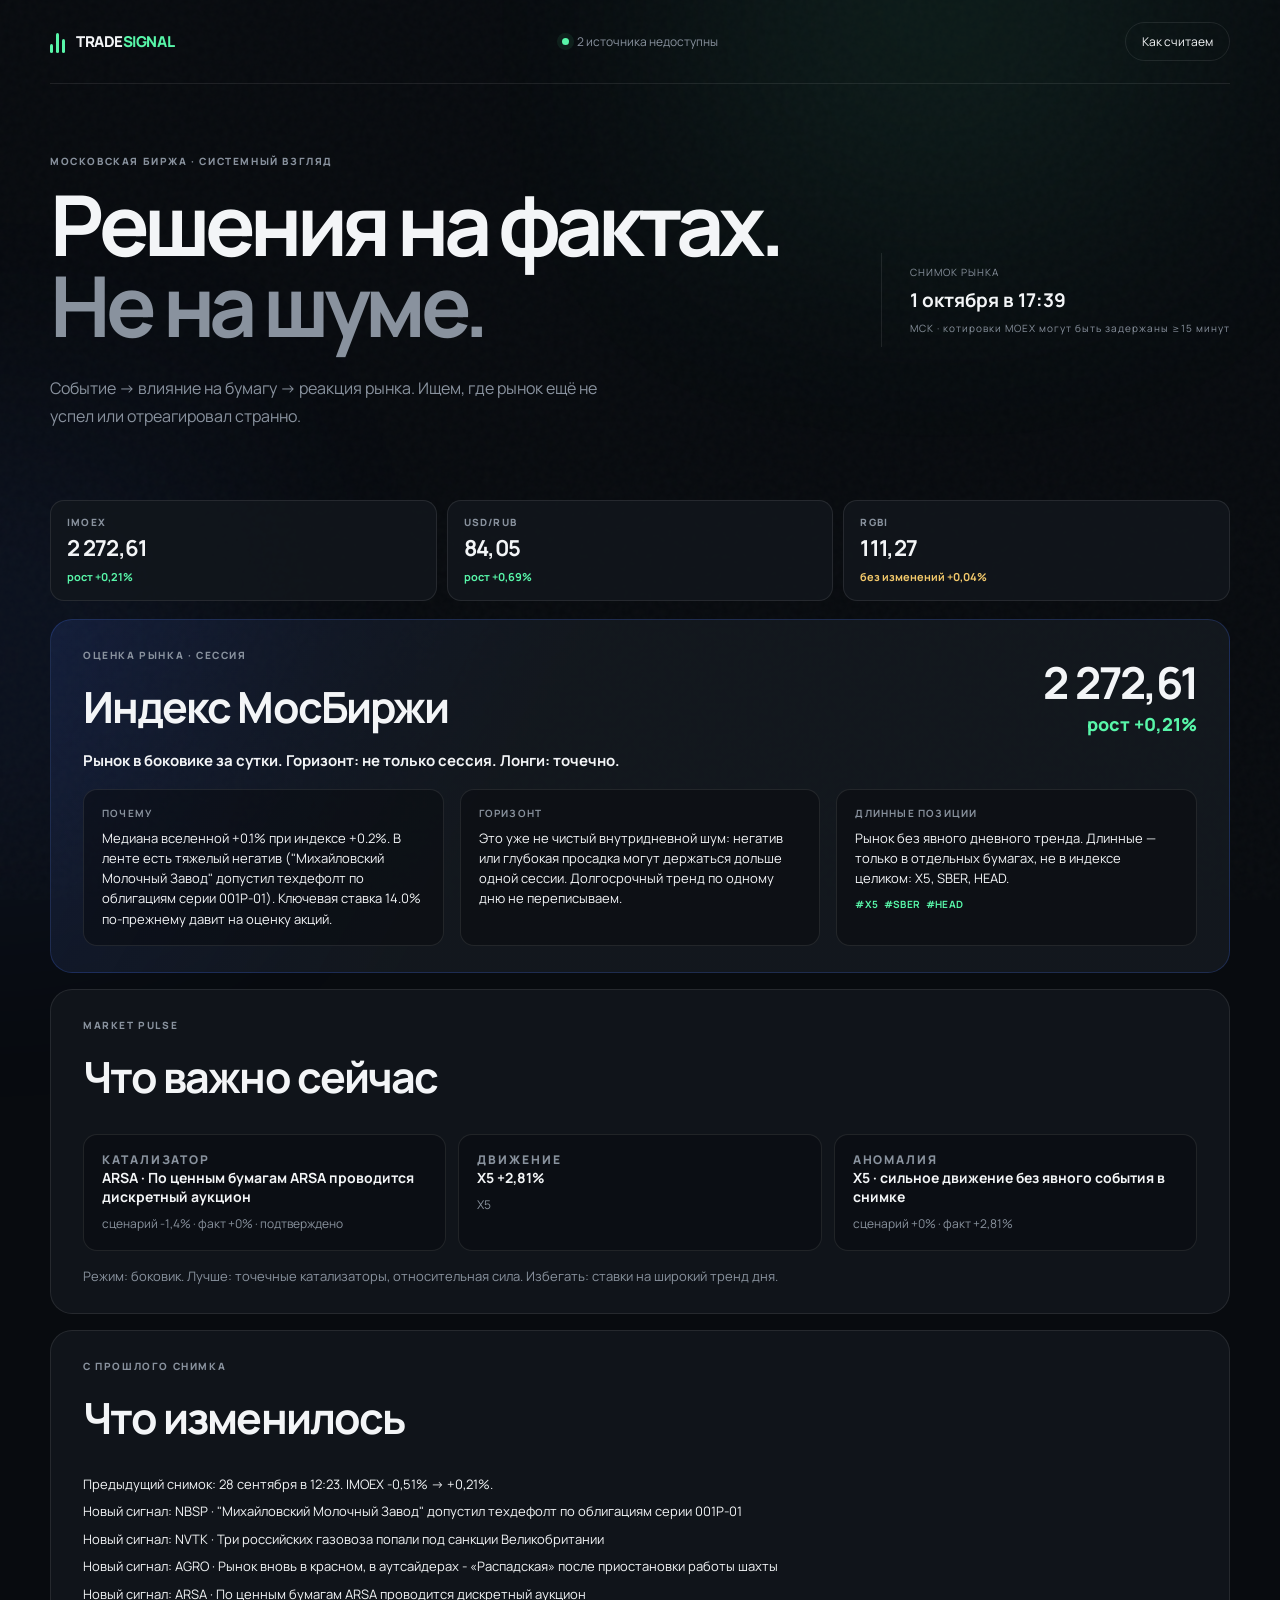
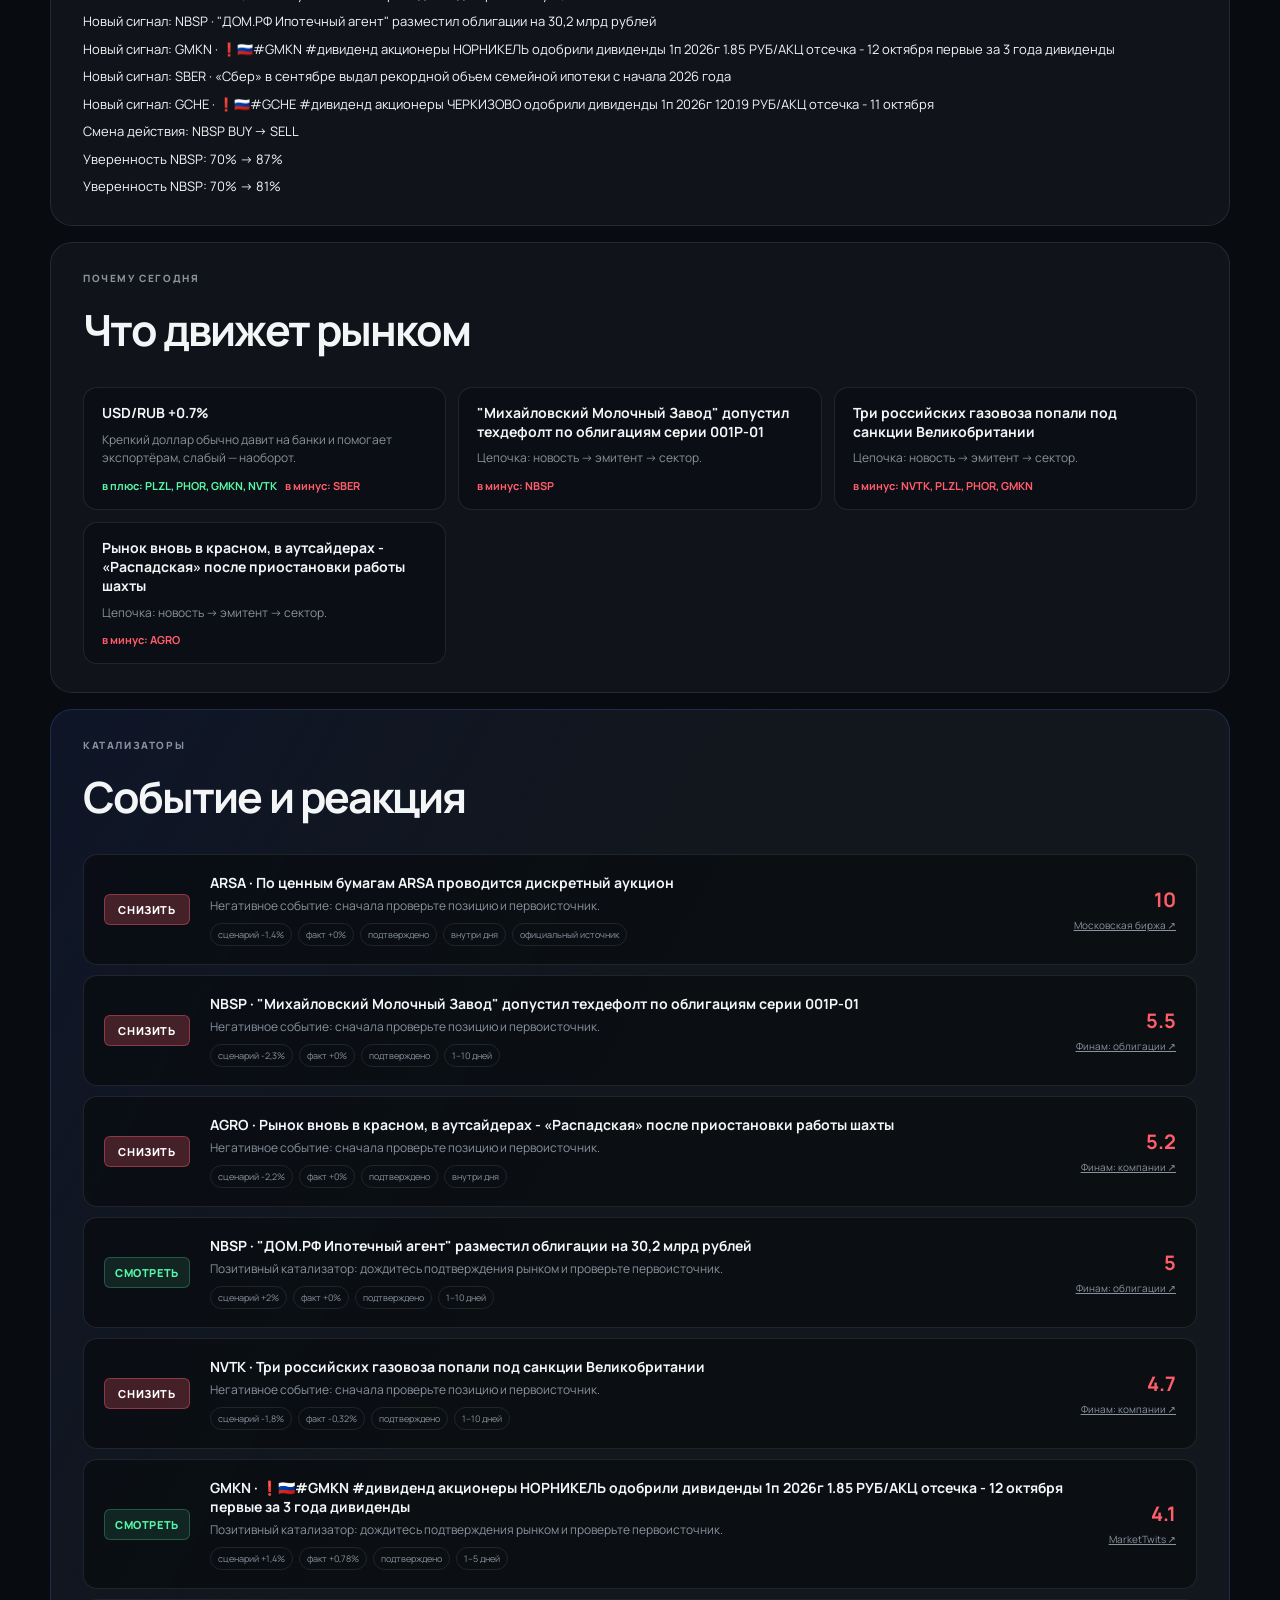
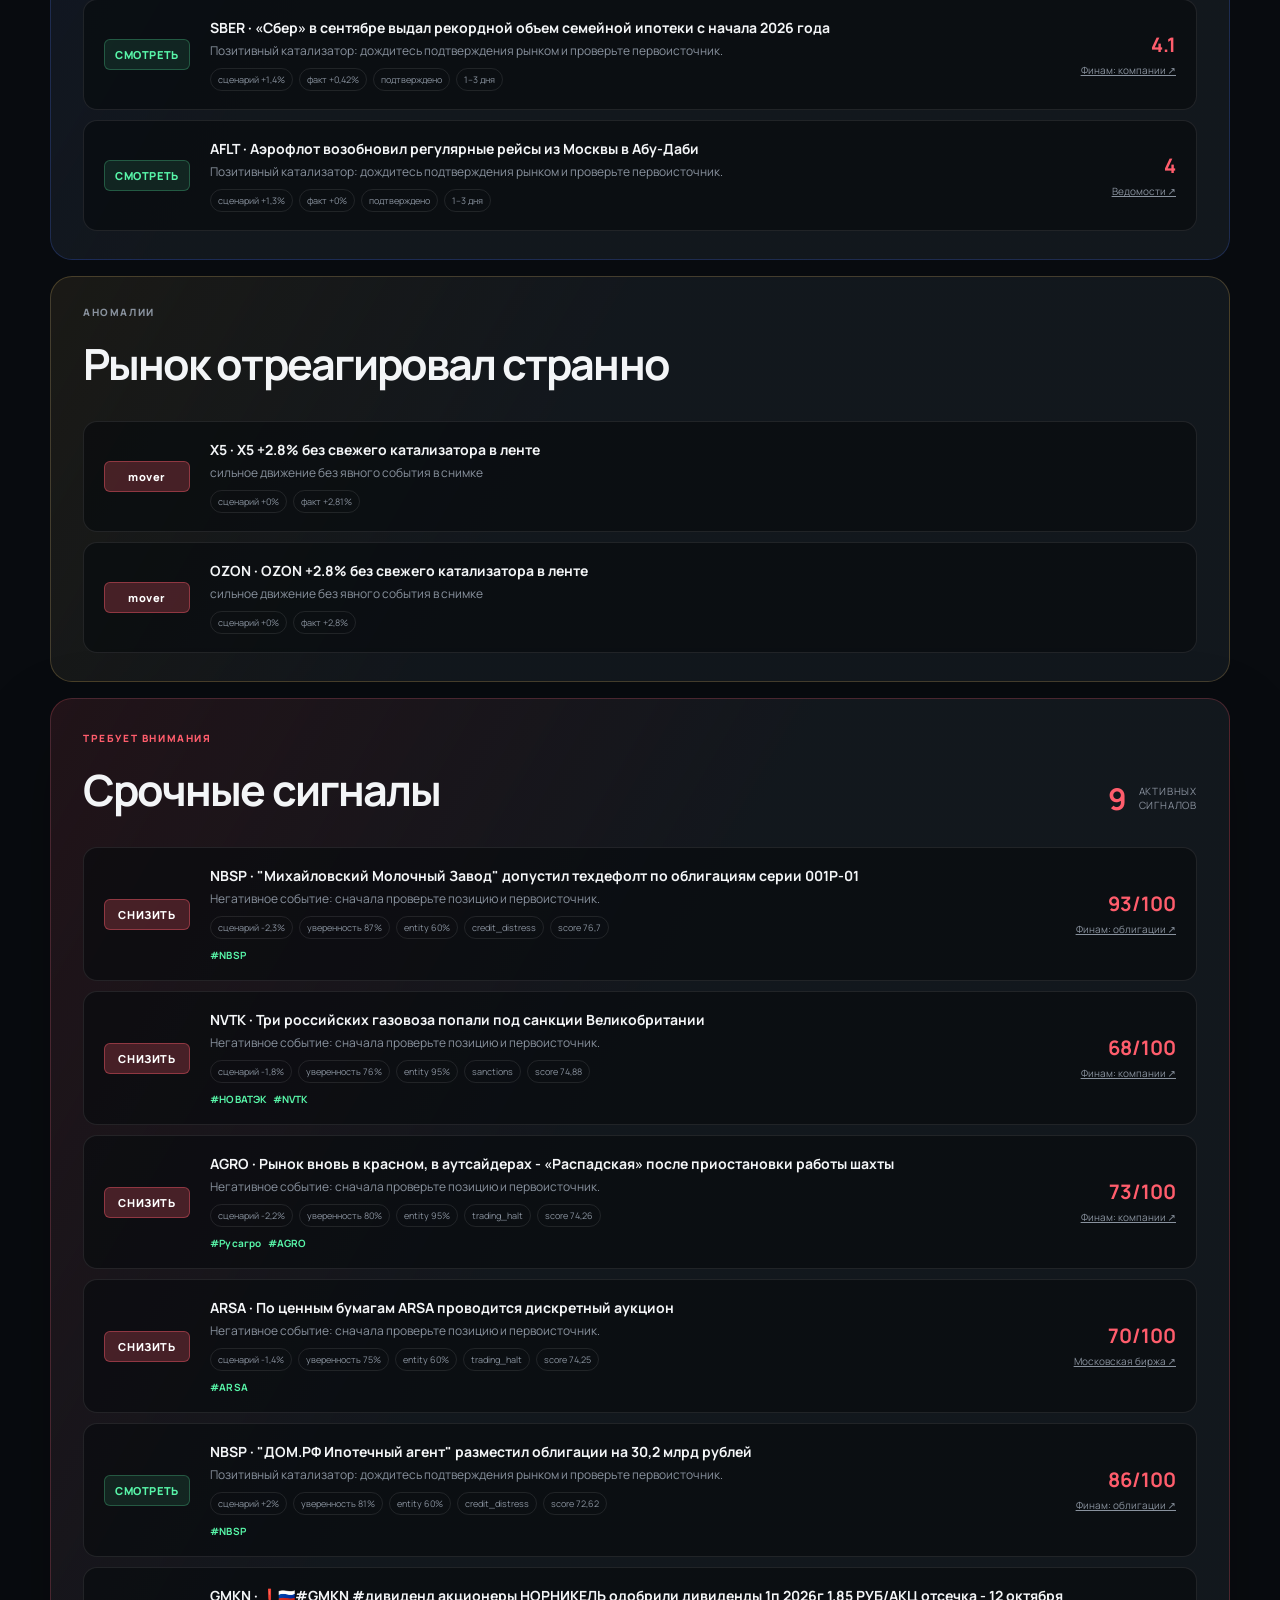
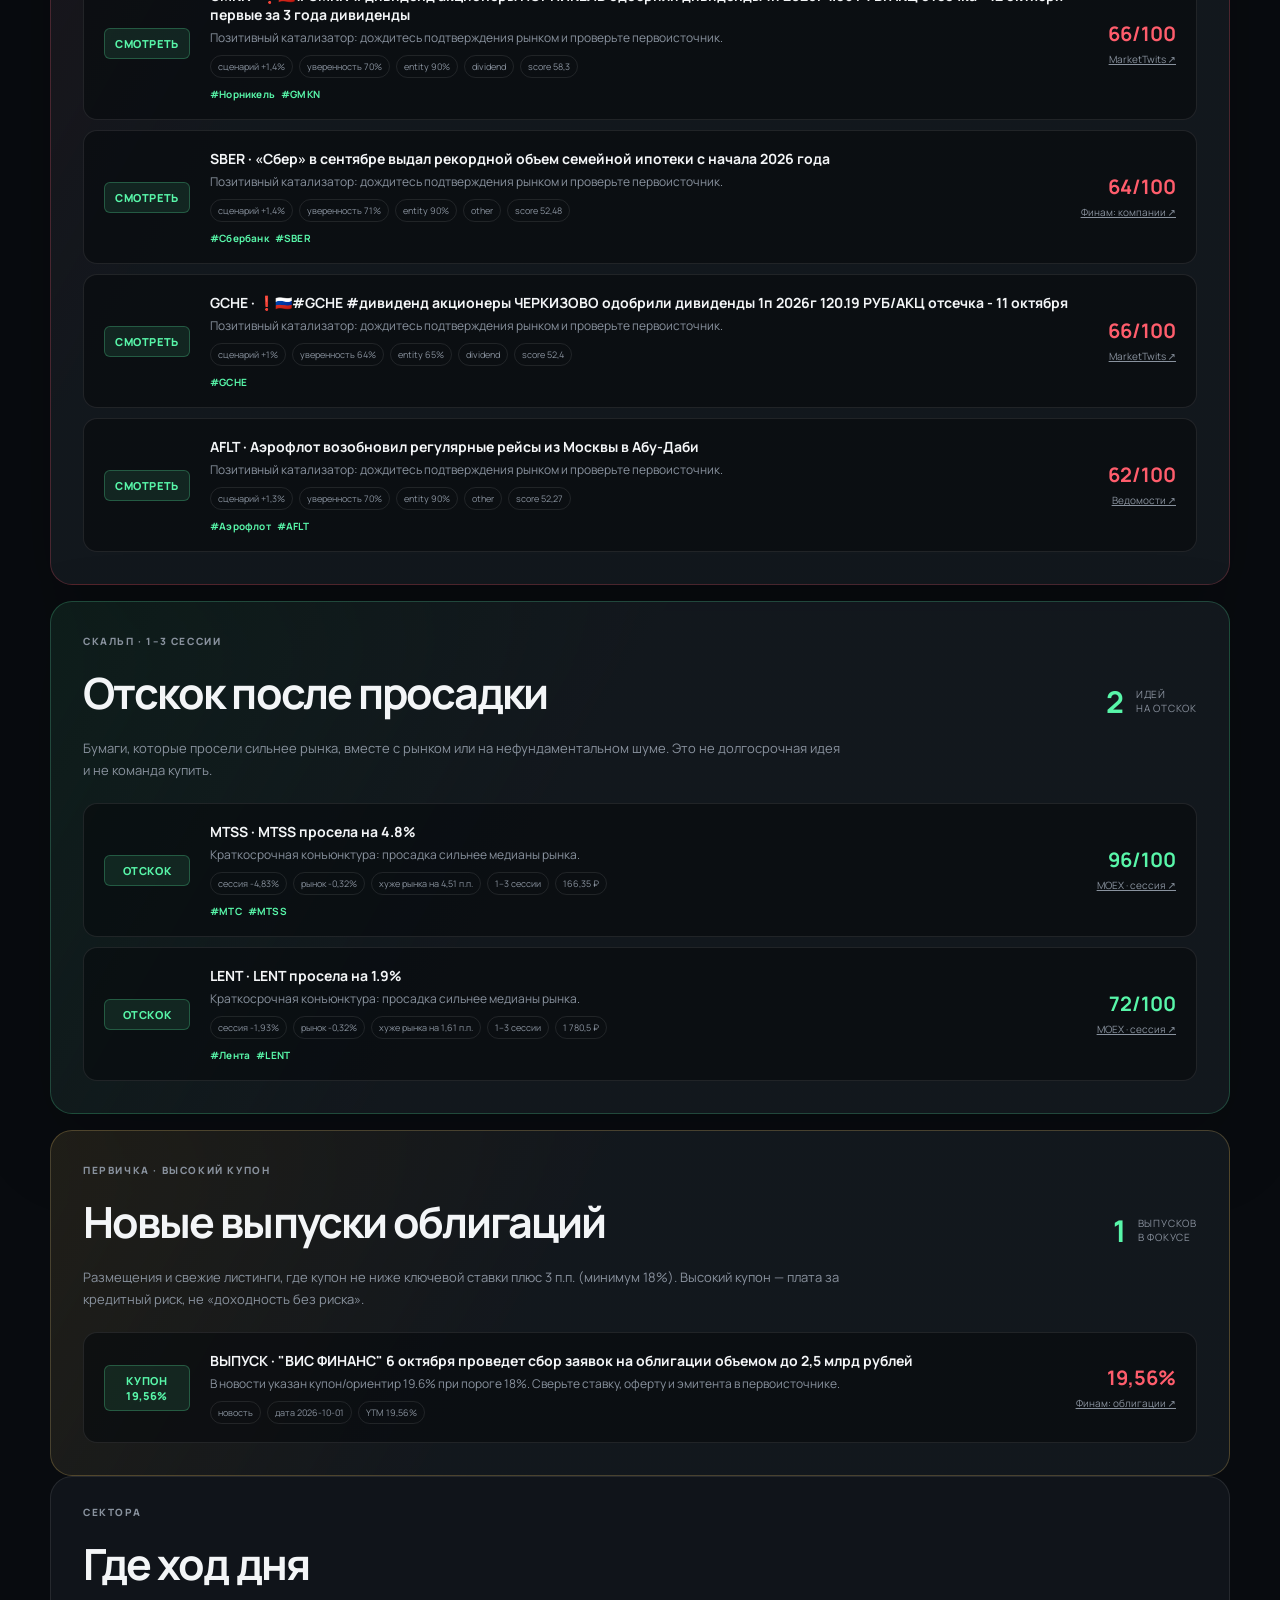
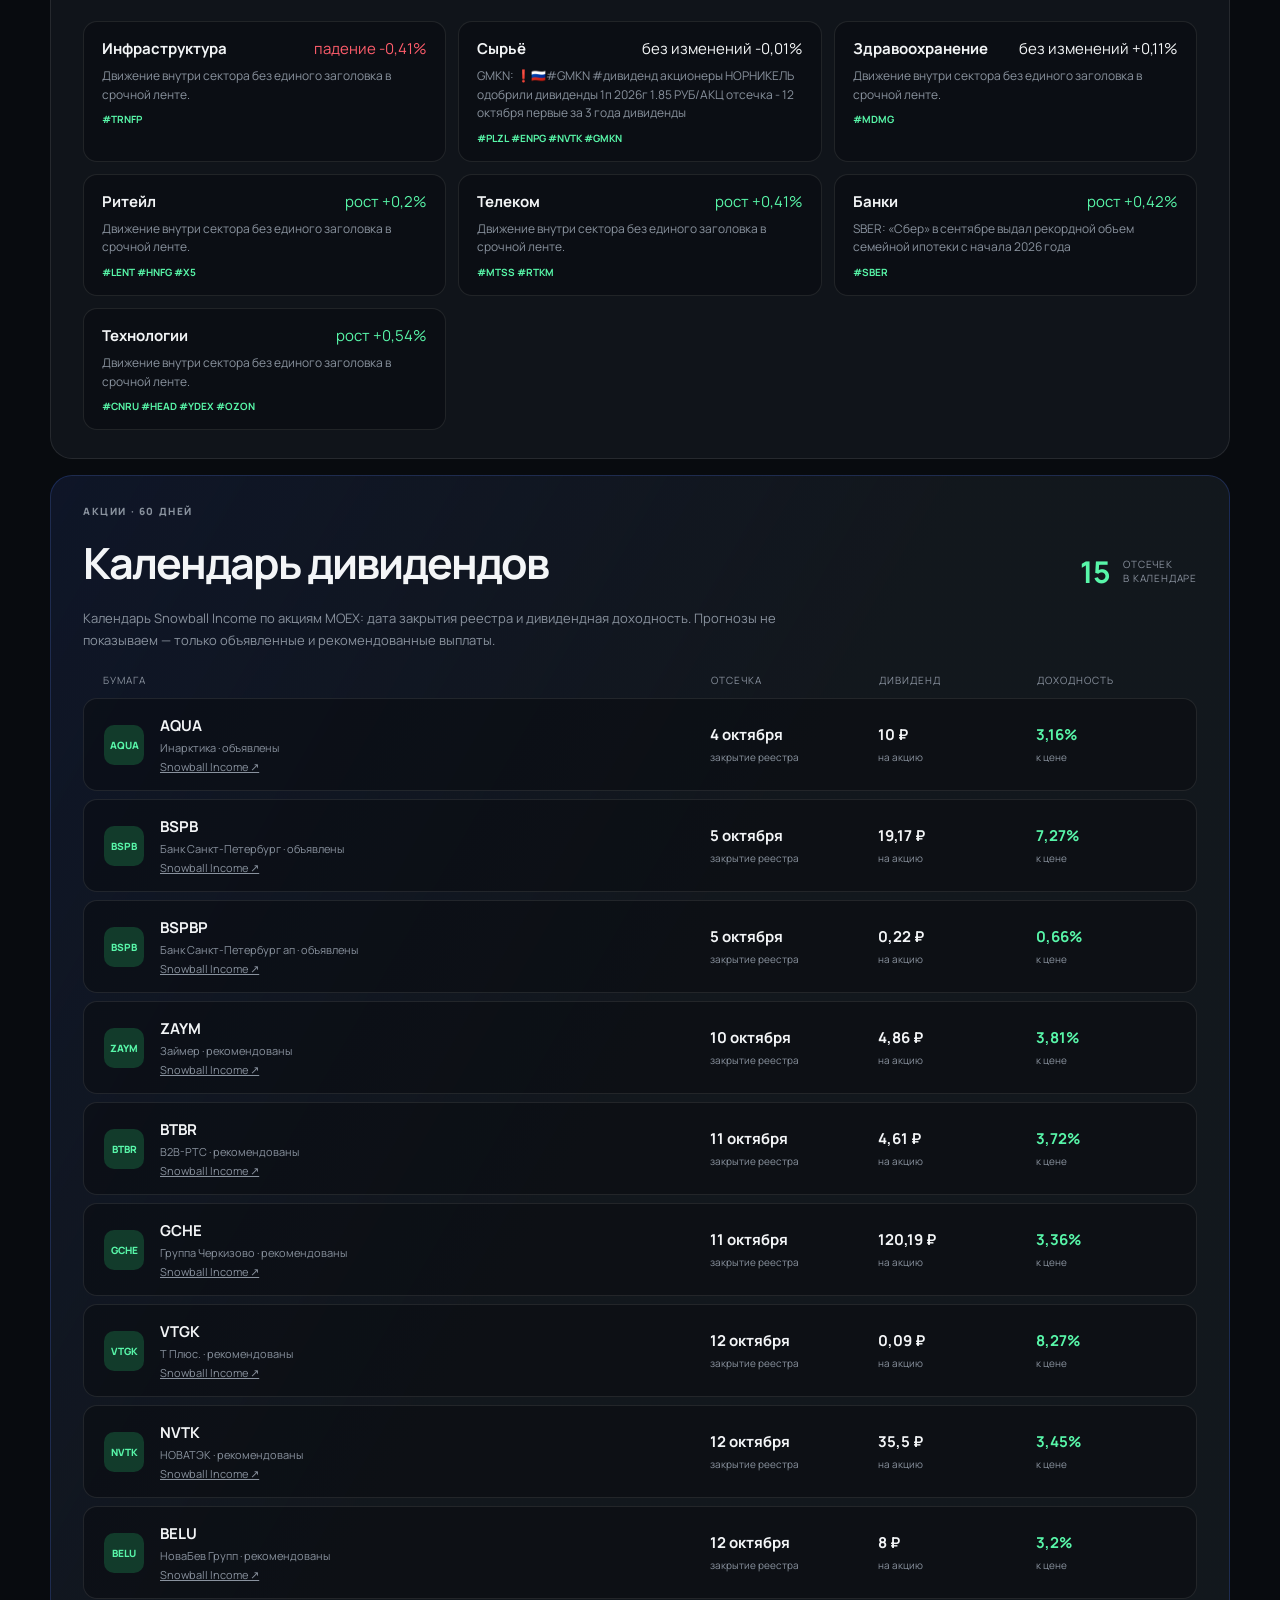
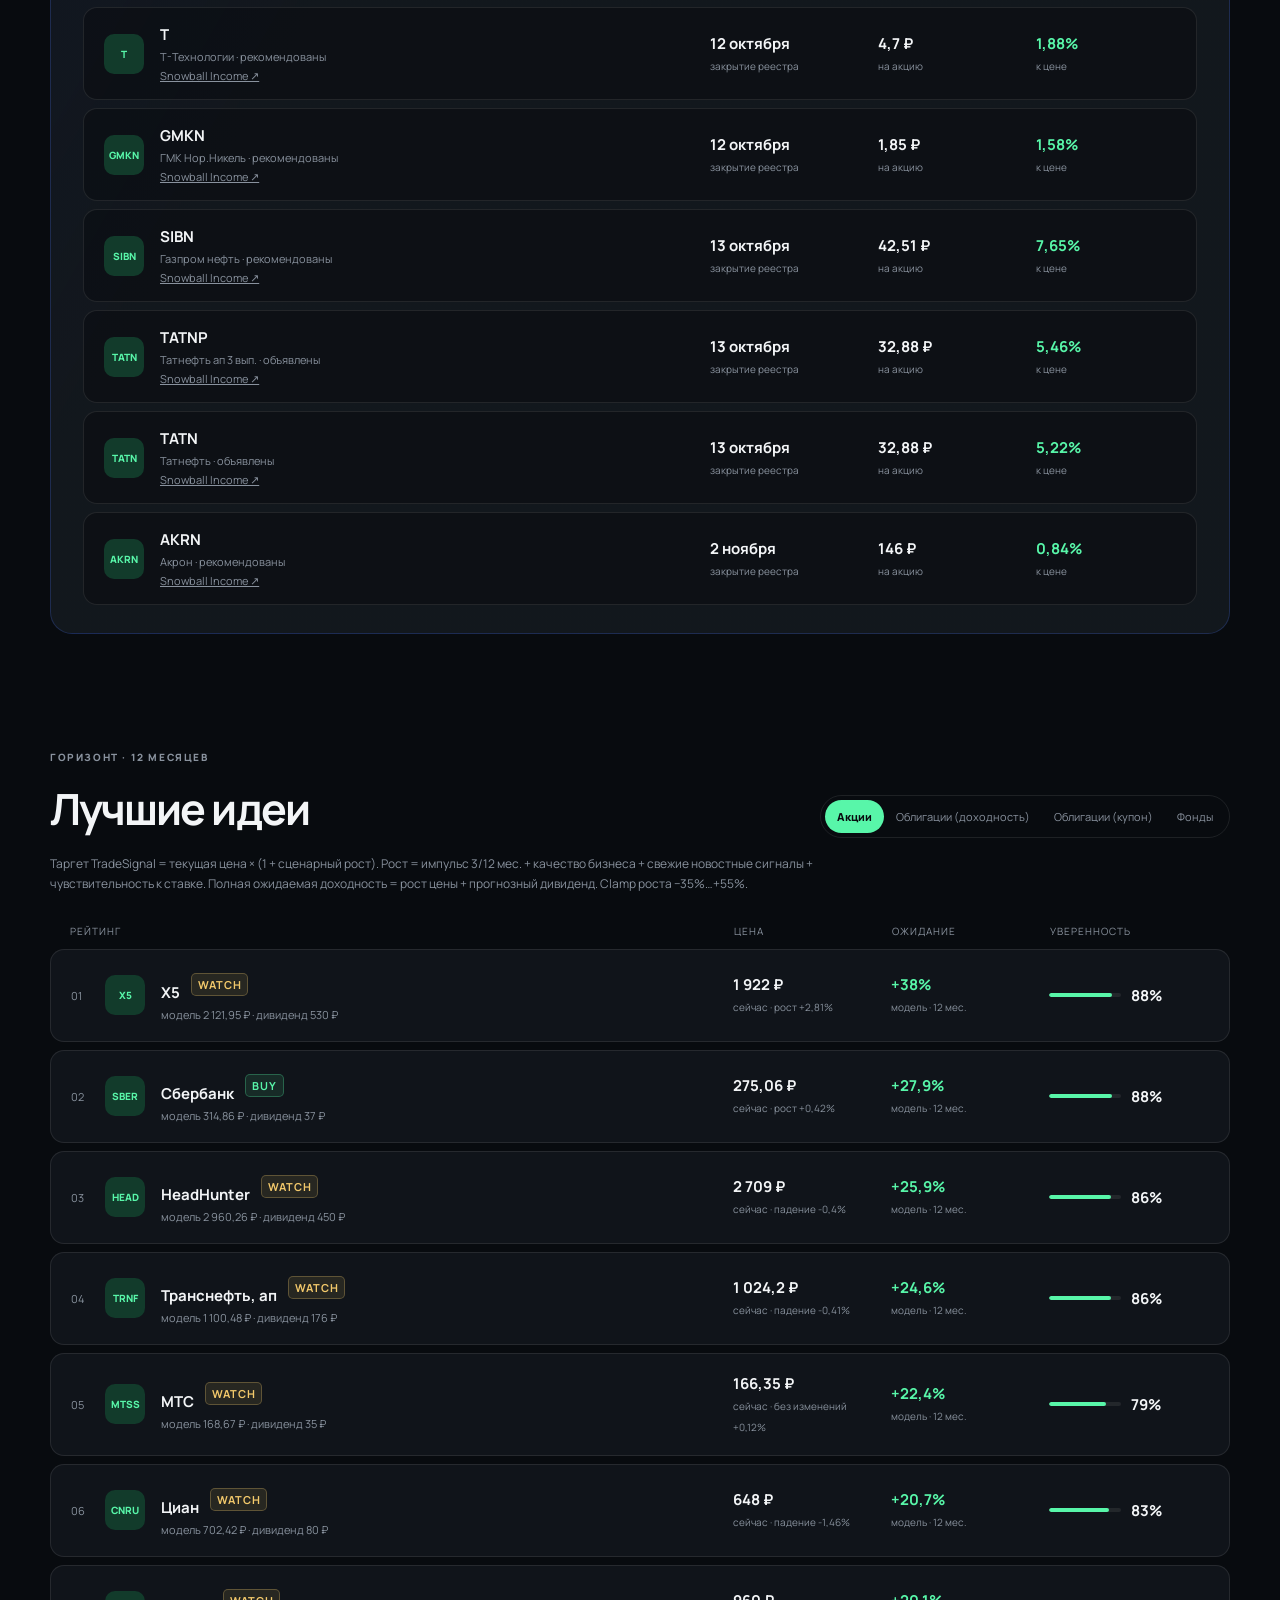
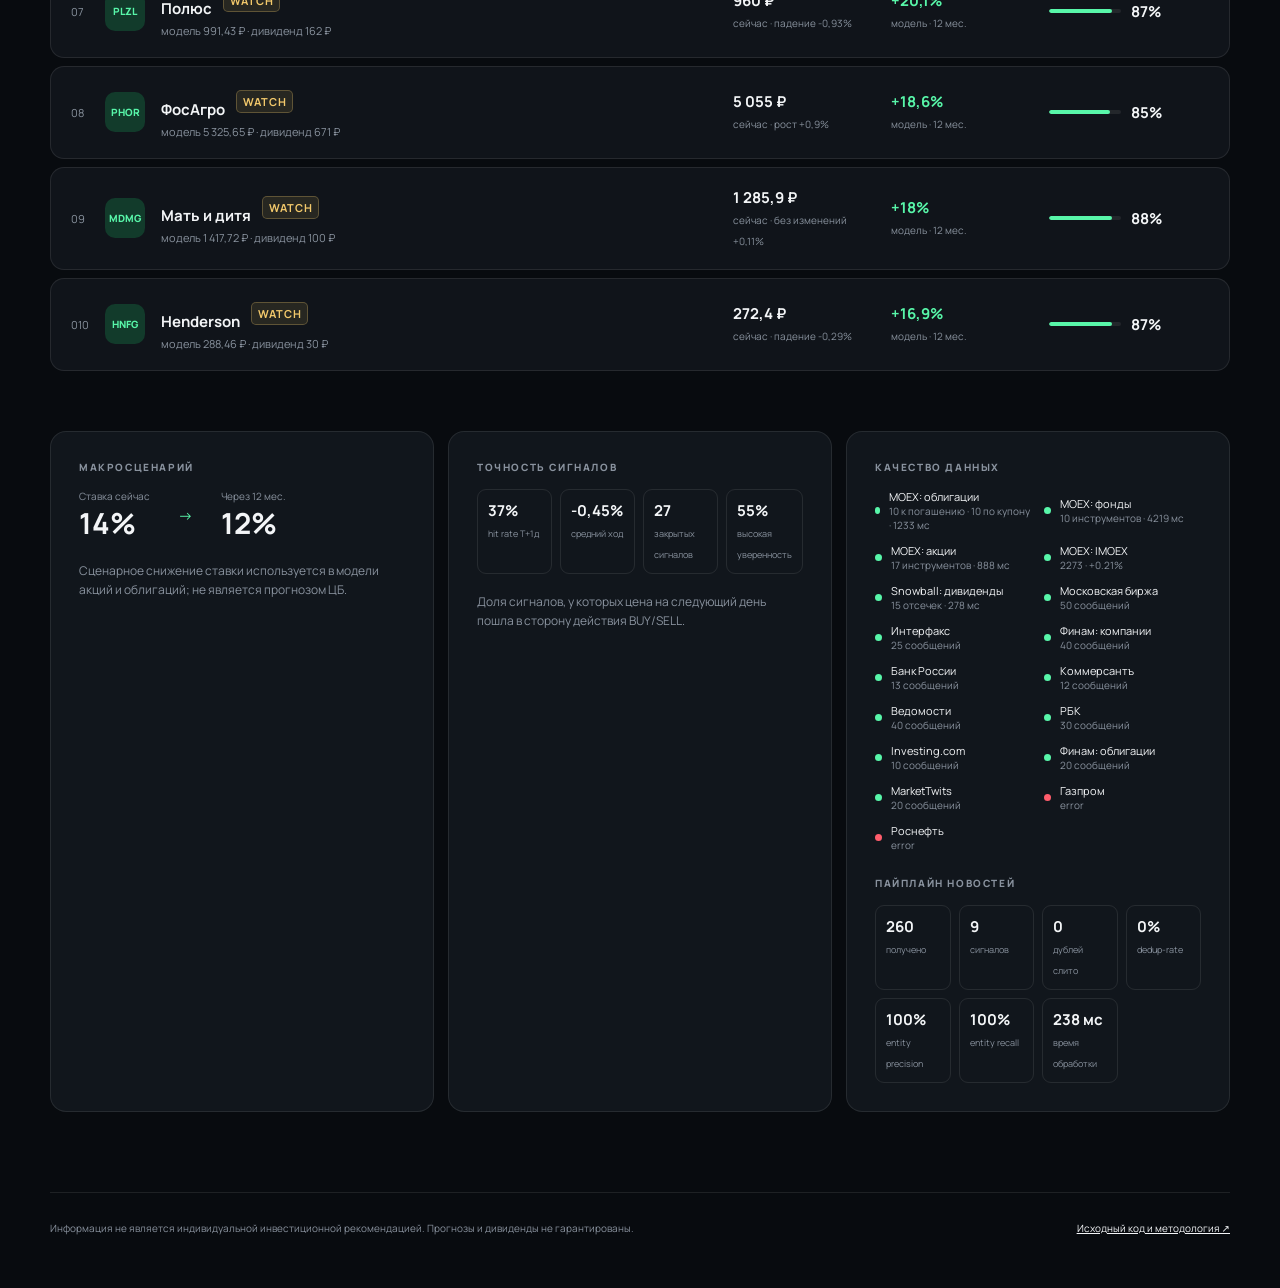
<file: index.html>
<!doctype html>
<html lang="ru">
<head>
  <meta charset="utf-8">
  <meta name="viewport" content="width=device-width,initial-scale=1">
  <meta name="description" content="Сигналы по акциям, облигациям и фондам Московской биржи">
  <title>TradeSignal — российский рынок</title>
  <link rel="preconnect" href="https://fonts.googleapis.com">
  <link rel="preconnect" href="https://fonts.gstatic.com" crossorigin>
  <link href="https://fonts.googleapis.com/css2?family=Manrope:wght@400;500;600;700;800&display=swap" rel="stylesheet">
  <link rel="stylesheet" href="styles.css?v=divcal-2">
</head>
<body>
  <div class="ambient ambient-a"></div>
  <div class="ambient ambient-b"></div>
  <header class="site-header">
    <a class="brand" href="#" aria-label="TradeSignal">
      <span class="brand-mark"><i></i><i></i><i></i></span>
      <span>TRADE<span>SIGNAL</span></span>
    </a>
    <div class="market-state"><span class="pulse"></span><span id="market-state">Данные загружаются</span></div>
    <button class="ghost-button" id="method-button">Как считаем</button>
  </header>

  <main>
    <section class="hero">
      <div>
        <p class="eyebrow">МОСКОВСКАЯ БИРЖА · СИСТЕМНЫЙ ВЗГЛЯД</p>
        <h1>Решения на фактах.<br><span>Не на шуме.</span></h1>
        <p class="hero-copy">Событие → влияние на бумагу → реакция рынка. Ищем, где рынок ещё не успел или отреагировал странно.</p>
      </div>
      <div class="hero-meta">
        <span>СНИМОК РЫНКА</span>
        <strong id="updated-at">—</strong>
        <small>МСК · котировки MOEX могут быть задержаны ≥15 минут</small>
      </div>
    </section>

    <div class="tape" id="market-tape" aria-label="Котировки сессии"></div>

    <section class="brief-section" aria-labelledby="brief-title">
      <div class="brief-heading">
        <div>
          <p class="eyebrow">ОЦЕНКА РЫНКА · СЕССИЯ</p>
          <h2 id="brief-title">Индекс МосБиржи</h2>
        </div>
        <div class="brief-index" id="brief-index">
          <strong id="imoex-value">—</strong>
          <span id="imoex-change">—</span>
        </div>
      </div>
      <p class="brief-stance" id="brief-stance"></p>
      <div class="brief-grid">
        <article>
          <b>Почему</b>
          <p id="brief-why">Собираем индекс и ширину рынка…</p>
        </article>
        <article>
          <b>Горизонт</b>
          <p id="brief-outlook">—</p>
        </article>
        <article>
          <b>Длинные позиции</b>
          <p id="brief-longs">—</p>
          <div class="signal-tags" id="brief-tickers"></div>
        </article>
      </div>
    </section>

    <section class="pulse-section" aria-labelledby="pulse-title">
      <div class="urgent-heading">
        <div>
          <p class="eyebrow">MARKET PULSE</p>
          <h2 id="pulse-title">Что важно сейчас</h2>
        </div>
      </div>
      <div class="pulse-grid" id="pulse-grid"></div>
    </section>

    <section class="delta-section" aria-labelledby="delta-title">
      <div class="urgent-heading">
        <div>
          <p class="eyebrow">С ПРОШЛОГО СНИМКА</p>
          <h2 id="delta-title">Что изменилось</h2>
        </div>
      </div>
      <div id="delta-list" class="delta-list"></div>
    </section>

    <section class="driver-section" aria-labelledby="driver-title">
      <div class="urgent-heading">
        <div>
          <p class="eyebrow">ПОЧЕМУ СЕГОДНЯ</p>
          <h2 id="driver-title">Что движет рынком</h2>
        </div>
      </div>
      <div id="driver-list" class="driver-list"></div>
    </section>

    <section class="catalyst-section" aria-labelledby="catalyst-title">
      <div class="urgent-heading">
        <div>
          <p class="eyebrow">КАТАЛИЗАТОРЫ</p>
          <h2 id="catalyst-title">Событие и реакция</h2>
        </div>
      </div>
      <div id="catalyst-list" class="urgent-list"></div>
    </section>

    <section class="anomaly-section" aria-labelledby="anomaly-title">
      <div class="urgent-heading">
        <div>
          <p class="eyebrow">АНОМАЛИИ</p>
          <h2 id="anomaly-title">Рынок отреагировал странно</h2>
        </div>
      </div>
      <div id="anomaly-list" class="urgent-list"></div>
    </section>

    <section class="urgent-section" aria-labelledby="urgent-title">
      <div class="urgent-heading">
        <div>
          <p class="eyebrow danger">ТРЕБУЕТ ВНИМАНИЯ</p>
          <h2 id="urgent-title">Срочные сигналы</h2>
        </div>
        <div class="signal-count"><b id="signal-count">0</b><span>активных<br>сигналов</span></div>
      </div>
      <div id="urgent-list" class="urgent-list">
        <div class="empty-state">Проверяем свежие события…</div>
      </div>
    </section>

    <section class="scalp-section" aria-labelledby="scalp-title">
      <div class="urgent-heading">
        <div>
          <p class="eyebrow">СКАЛЬП · 1–3 СЕССИИ</p>
          <h2 id="scalp-title">Отскок после просадки</h2>
        </div>
        <div class="signal-count scalp-count"><b id="scalp-count">0</b><span>идей<br>на отскок</span></div>
      </div>
      <p class="scalp-note">Бумаги, которые просели сильнее рынка, вместе с рынком или на нефундаментальном шуме. Это не долгосрочная идея и не команда купить.</p>
      <div id="scalp-list" class="urgent-list">
        <div class="empty-state">Ищем аномальные просадки…</div>
      </div>
    </section>

    <section class="issue-section" aria-labelledby="issue-title">
      <div class="urgent-heading">
        <div>
          <p class="eyebrow">ПЕРВИЧКА · ВЫСОКИЙ КУПОН</p>
          <h2 id="issue-title">Новые выпуски облигаций</h2>
        </div>
        <div class="signal-count scalp-count"><b id="issue-count">0</b><span>выпусков<br>в фокусе</span></div>
      </div>
      <p class="scalp-note">Размещения и свежие листинги, где купон не ниже ключевой ставки плюс 3 п.п. (минимум 18%). Высокий купон — плата за кредитный риск, не «доходность без риска».</p>
      <div id="high-coupon-issues" class="urgent-list">
        <div class="empty-state">Ищем новые выпуски с высоким купоном…</div>
      </div>
    </section>

    <section class="sector-section" aria-labelledby="sector-title">
      <div class="urgent-heading">
        <div>
          <p class="eyebrow">СЕКТОРА</p>
          <h2 id="sector-title">Где ход дня</h2>
        </div>
      </div>
      <div id="sector-list" class="sector-list"></div>
    </section>

    <section class="dividend-section" aria-labelledby="dividend-title">
      <div class="urgent-heading">
        <div>
          <p class="eyebrow">АКЦИИ · 60 ДНЕЙ</p>
          <h2 id="dividend-title">Календарь дивидендов</h2>
        </div>
        <div class="signal-count dividend-count"><b id="dividend-count">0</b><span>отсечек<br>в календаре</span></div>
      </div>
      <p class="scalp-note">Календарь Snowball Income по акциям MOEX: дата закрытия реестра и дивидендная доходность. Прогнозы не показываем — только объявленные и рекомендованные выплаты.</p>
      <div class="dividend-head">
        <span>Бумага</span><span>Отсечка</span><span>Дивиденд</span><span>Доходность</span>
      </div>
      <div id="dividend-calendar" class="dividend-list">
        <div class="empty-state">Проверяем официальные отсечки…</div>
      </div>
    </section>

    <section class="ideas-section">
      <div class="section-heading">
        <div>
          <p class="eyebrow">ГОРИЗОНТ · 12 МЕСЯЦЕВ</p>
          <h2>Лучшие идеи</h2>
        </div>
        <div class="tabs" role="tablist" aria-label="Тип инструмента">
          <button class="tab active" data-type="stocks" role="tab">Акции</button>
          <button class="tab" data-type="bonds" role="tab">Облигации (доходность)</button>
          <button class="tab" data-type="couponBonds" role="tab">Облигации (купон)</button>
          <button class="tab" data-type="funds" role="tab">Фонды</button>
        </div>
      </div>
      <div class="category-note" id="category-note"></div>
      <div class="ranking-head">
        <span>Рейтинг</span><span>Цена</span><span>Ожидание</span><span>Уверенность</span>
      </div>
      <div id="ranking" class="ranking"></div>
    </section>

    <section class="context-grid">
      <article class="context-card">
        <p class="eyebrow">МАКРОСЦЕНАРИЙ</p>
        <div class="rate-row">
          <div><span>Ставка сейчас</span><strong id="rate-now">—</strong></div>
          <span class="rate-arrow">→</span>
          <div><span>Через 12 мес.</span><strong id="rate-target">—</strong></div>
        </div>
        <p id="macro-note"></p>
      </article>
      <article class="context-card">
        <p class="eyebrow">ТОЧНОСТЬ СИГНАЛОВ</p>
        <div id="accuracy-metrics" class="pipeline-metrics"></div>
        <p id="accuracy-note" class="accuracy-note">Hit rate появится, когда накопится история T+1д.</p>
      </article>
      <article class="context-card">
        <p class="eyebrow">КАЧЕСТВО ДАННЫХ</p>
        <div id="source-health" class="source-health"></div>
        <p class="eyebrow pipeline-title">ПАЙПЛАЙН НОВОСТЕЙ</p>
        <div id="pipeline-metrics" class="pipeline-metrics"></div>
      </article>
    </section>
  </main>

  <footer>
    <p id="disclaimer"></p>
    <a href="https://github.com/VasyaForester/TradeSignal" target="_blank" rel="noreferrer">Исходный код и методология ↗</a>
  </footer>

  <dialog id="method-dialog">
    <button class="dialog-close" aria-label="Закрыть">×</button>
    <p class="eyebrow">МЕТОДОЛОГИЯ</p>
    <h2>Откуда берется рейтинг</h2>
    <div class="method-block">
      <b>Акции</b>
      <p id="stock-method">Таргет пересчитывает модель TradeSignal при каждом обновлении: импульс 3/12 мес., качество бизнеса, свежие новости и чувствительность к ставке. Полная доходность = рост цены + дивиденд. Это не консенсус брокеров.</p>
    </div>
    <div class="method-block">
      <b>Облигации</b>
      <p>Доходность к погашению + сценарный эффект изменения ставки с учетом дюрации. Это сценарий, не обещание результата.</p>
    </div>
    <div class="method-block">
      <b>Фонды</b>
      <p id="fund-method"></p>
    </div>
    <div class="method-block">
      <b>Оценка рынка</b>
      <p>Индекс МосБиржи (IMOEX) и суточное изменение — с Московской биржи. Текст «почему / горизонт / длинные» собирается правилами: ход индекса, доля бумаг в минусе, ставка и тип свежих новостей. Это не прогноз и не призыв открыть позицию.</p>
    </div>
    <div class="method-block">
      <b>Срочные сигналы</b>
      <p>Компании связываются с тикерами по явным кодам, ISIN и базе алиасов. Похожие заголовки внутри одной компании объединяются. Sentiment и сценарная реакция цены рассчитаны прозрачной правиловой моделью, а не являются прогнозом гарантированной доходности.</p>
    </div>
    <div class="method-block">
      <b>Катализаторы и аномалии</b>
      <p>Срочный сигнал сравнивается с фактическим дневным ходом бумаги. Underreaction — сильное событие при слабой цене. Аномалия — новость и цена смотрят в разные стороны. Hit rate считается по истории снимков, без отдельной базы.</p>
    </div>
    <div class="method-block">
      <b>Скальп · отскок</b>
      <p>Ищем бумаги, которые за сессию просели сильнее медианы вселенной, вместе с общим спадом или на нефундаментальной новости (арест, иск, шум). Фундаментальный негатив — дефолт, санкции, halt, profit warning — в этот список не попадает.</p>
    </div>
    <div class="method-block">
      <b>Облигации · доходность и купон</b>
      <p>Вкладка «доходность» — сценарий на 12 месяцев (YTM плюс эффект ставки). Вкладка «купон» сортирует те же торгуемые выпуски по номинальному купону: это не замена YTM и не оценка надёжности. Новые выпуски с очень высоким купоном собираются из новостей о размещении и из листингов MOEX за 21 день, если ставка купона не ниже ключевой + 3 п.п. (и не ниже 18%).</p>
    </div>
    <div class="method-block">
      <b>Календарь дивидендов</b>
      <p>Ближайшие 60 дней — календарь Snowball Income по российским акциям. Берём дату закрытия реестра, выплату на акцию и дивидендную доходность. Строки со статусом «прогноз» отбрасываются; остаются объявленные и рекомендованные выплаты. Это не гарантия платежа и не команда покупать к отсечке.</p>
    </div>
    <p class="dialog-warning">Любой сигнал — повод для проверки, а не команда на сделку. Учитывайте горизонт, ликвидность и допустимый убыток.</p>
  </dialog>

  <script src="app.js?v=divcal-2" defer></script>
</body>
</html>
</file>
<file: styles.css>
:root {
  --bg: #080b0f;
  --panel: rgba(18, 23, 29, .86);
  --panel-2: #11161c;
  --line: rgba(255, 255, 255, .09);
  --text: #f3f5f7;
  --muted: #89929e;
  --green: #58f6a9;
  --green-deep: #123b2b;
  --red: #ff5d6c;
  --amber: #f3c96b;
}

* { box-sizing: border-box; }
html { scroll-behavior: smooth; }
body {
  margin: 0;
  color: var(--text);
  background: var(--bg);
  font-family: "Manrope", system-ui, sans-serif;
  font-size: 15px;
  min-height: 100vh;
}
body::before {
  content: "";
  position: fixed;
  inset: 0;
  pointer-events: none;
  opacity: .18;
  background-image: url("data:image/svg+xml,%3Csvg viewBox='0 0 180 180' xmlns='http://www.w3.org/2000/svg'%3E%3Cfilter id='n'%3E%3CfeTurbulence type='fractalNoise' baseFrequency='.8' numOctaves='3' stitchTiles='stitch'/%3E%3C/filter%3E%3Crect width='100%25' height='100%25' filter='url(%23n)' opacity='.14'/%3E%3C/svg%3E");
}
.ambient { position: fixed; width: 480px; height: 480px; filter: blur(130px); opacity: .07; pointer-events: none; }
.ambient-a { background: var(--green); top: -240px; right: 8%; }
.ambient-b { background: #4b76ff; bottom: 0; left: -260px; }

.site-header, main, footer { width: min(1180px, calc(100% - 48px)); margin-inline: auto; position: relative; }
.site-header {
  height: 84px;
  display: grid;
  grid-template-columns: 1fr auto 1fr;
  align-items: center;
  border-bottom: 1px solid var(--line);
}
.brand { color: var(--text); text-decoration: none; font-weight: 800; letter-spacing: -.03em; display: flex; gap: 11px; align-items: center; }
.brand > span:last-child span { color: var(--green); }
.brand-mark { display: flex; height: 22px; gap: 3px; align-items: end; }
.brand-mark i { width: 3px; border-radius: 2px; display: block; background: var(--green); }
.brand-mark i:nth-child(1) { height: 9px; } .brand-mark i:nth-child(2) { height: 20px; } .brand-mark i:nth-child(3) { height: 14px; }
.market-state { color: var(--muted); font-size: 12px; display: flex; align-items: center; gap: 8px; }
.pulse { width: 7px; height: 7px; border-radius: 50%; background: var(--green); box-shadow: 0 0 0 5px rgba(88, 246, 169, .08); }
.ghost-button { justify-self: end; color: var(--text); border: 1px solid var(--line); background: transparent; padding: 10px 16px; border-radius: 99px; cursor: pointer; font: inherit; font-size: 12px; }
.ghost-button:hover { border-color: rgba(88,246,169,.45); }

.hero { min-height: 380px; display: flex; align-items: center; justify-content: space-between; padding: 70px 0 54px; }
.eyebrow { margin: 0 0 15px; color: var(--muted); letter-spacing: .16em; font-size: 10px; font-weight: 800; }
.eyebrow.danger { color: var(--red); }
h1, h2, p { margin-top: 0; }
h1 { font-size: clamp(46px, 7vw, 84px); line-height: .97; letter-spacing: -.065em; margin-bottom: 28px; max-width: 800px; }
h1 span { color: var(--muted); }
h2 { font-size: clamp(28px, 4vw, 43px); letter-spacing: -.045em; margin-bottom: 0; }
.hero-copy { color: var(--muted); max-width: 575px; line-height: 1.75; font-size: 16px; }
.hero-meta { border-left: 1px solid var(--line); min-width: 215px; padding: 12px 0 12px 28px; display: flex; flex-direction: column; gap: 8px; }
.hero-meta span, .hero-meta small { color: var(--muted); font-size: 10px; letter-spacing: .1em; }
.hero-meta strong { font-size: 19px; }

.brief-section {
  margin: 0 0 16px;
  background: linear-gradient(120deg, rgba(75,118,255,.12), rgba(20,25,31,.92) 40%);
  border: 1px solid rgba(75,118,255,.22);
  border-radius: 22px;
  padding: 28px 32px 26px;
}
.brief-heading { display: flex; align-items: end; justify-content: space-between; gap: 24px; margin-bottom: 14px; }
.brief-index { text-align: right; }
.brief-index strong { display: block; font-size: clamp(32px, 5vw, 44px); letter-spacing: -.04em; }
.brief-index span { font-size: 18px; font-weight: 800; }
.brief-index span.up { color: var(--green); }
.brief-index span.down { color: var(--red); }
.brief-index span.flat { color: var(--amber); }
.brief-stance { margin: 0 0 18px; font-size: 15px; font-weight: 700; }
.brief-grid { display: grid; grid-template-columns: repeat(3, 1fr); gap: 16px; }
.brief-grid article {
  background: rgba(8,11,15,.5);
  border: 1px solid var(--line);
  border-radius: 14px;
  padding: 16px 18px;
}
.brief-grid b { display: block; font-size: 10px; letter-spacing: .12em; text-transform: uppercase; color: var(--muted); margin-bottom: 8px; }
.brief-grid p { margin: 0; color: var(--text); font-size: 13px; line-height: 1.55; }

.tape {
  display: grid;
  grid-template-columns: repeat(3, 1fr);
  gap: 10px;
  margin: 0 0 18px;
}
.tape-item {
  background: var(--panel);
  border: 1px solid var(--line);
  border-radius: 14px;
  padding: 14px 16px;
}
.tape-item span { display: block; color: var(--muted); font-size: 10px; letter-spacing: .12em; font-weight: 800; }
.tape-item b { display: block; font-size: 22px; letter-spacing: -.03em; margin: 4px 0 2px; }
.tape-item small { font-size: 11px; font-weight: 700; }
.tape-item small.up, .sector-card span.up, .driver-sides .up { color: var(--green); }
.tape-item small.down, .sector-card span.down, .driver-sides .down { color: var(--red); }
.tape-item small.flat { color: var(--amber); }

.pulse-section, .delta-section, .driver-section, .catalyst-section, .anomaly-section, .sector-section, .dividend-section {
  margin: 0 0 16px;
  background: var(--panel);
  border: 1px solid var(--line);
  border-radius: 22px;
  padding: 28px 32px;
}
.catalyst-section { background: linear-gradient(120deg, rgba(75,118,255,.1), rgba(20,25,31,.9) 42%); border-color: rgba(75,118,255,.22); }
.anomaly-section { background: linear-gradient(120deg, rgba(243,201,107,.08), rgba(20,25,31,.9) 42%); border-color: rgba(243,201,107,.22); }
.pulse-grid, .sector-list, .driver-list { display: grid; grid-template-columns: repeat(3, 1fr); gap: 12px; }
.pulse-card, .sector-card, .driver-card {
  background: rgba(8,11,15,.5);
  border: 1px solid var(--line);
  border-radius: 14px;
  padding: 16px 18px;
}
.pulse-card h3, .driver-card h3 { font-size: 14px; margin: 0 0 8px; line-height: 1.35; }
.pulse-card p, .driver-card p, .sector-card p { margin: 0; color: var(--muted); font-size: 12px; line-height: 1.55; }
.pulse-regime { grid-column: 1 / -1; margin: 4px 0 0; color: var(--muted); font-size: 13px; }
.delta-list p { margin: 0 0 8px; color: var(--text); font-size: 13px; line-height: 1.5; }
.delta-list p:last-child { margin-bottom: 0; }
.driver-sides { display: flex; flex-wrap: wrap; gap: 8px; margin-top: 10px; font-size: 11px; font-weight: 700; }
.sector-card div { display: flex; justify-content: space-between; gap: 10px; align-items: baseline; margin-bottom: 8px; }
.sector-card small { display: block; margin-top: 8px; color: var(--green); font-size: 10px; font-weight: 700; }
.stance {
  display: inline-block;
  margin-left: 8px;
  font-size: 9px;
  letter-spacing: .08em;
  padding: 3px 6px;
  border-radius: 5px;
  vertical-align: 2px;
}
.stance.buy { color: var(--green); background: rgba(88,246,169,.1); border: 1px solid rgba(88,246,169,.28); }
.stance.watch { color: var(--amber); background: rgba(243,201,107,.1); border: 1px solid rgba(243,201,107,.28); }
.stance.avoid { color: var(--red); background: rgba(255,93,108,.12); border: 1px solid rgba(255,93,108,.32); }
.accuracy-note { color: var(--muted); font-size: 12px; line-height: 1.55; margin: 14px 0 0; }

.urgent-section {
  background: linear-gradient(120deg, rgba(255,93,108,.1), rgba(20,25,31,.9) 38%);
  border: 1px solid rgba(255,93,108,.23);
  border-radius: 22px;
  padding: 32px;
  box-shadow: 0 30px 80px rgba(0,0,0,.22);
}
.urgent-heading, .section-heading { display: flex; align-items: end; justify-content: space-between; gap: 30px; margin-bottom: 28px; }
.signal-count { display: flex; align-items: center; gap: 12px; }
.signal-count b { color: var(--red); font-size: 30px; }
.signal-count span { color: var(--muted); font-size: 10px; line-height: 1.35; text-transform: uppercase; letter-spacing: .08em; }
.urgent-list { display: grid; gap: 10px; }
.urgent-card {
  display: grid;
  grid-template-columns: 86px 1fr auto;
  gap: 20px;
  align-items: center;
  background: rgba(8,11,15,.65);
  border: 1px solid var(--line);
  padding: 18px 20px;
  border-radius: 14px;
}
.action { font-weight: 800; font-size: 11px; border-radius: 6px; padding: 7px 8px; text-align: center; letter-spacing: .06em; }
.action.sell { color: #fff; background: rgba(255,93,108,.24); border: 1px solid rgba(255,93,108,.4); }
.action.buy { color: var(--green); background: rgba(88,246,169,.1); border: 1px solid rgba(88,246,169,.25); }
.urgent-copy h3 { font-size: 14px; margin: 0 0 5px; }
.urgent-copy p { color: var(--muted); margin: 0; font-size: 12px; }
.signal-impact { display: flex; flex-wrap: wrap; gap: 6px; margin-top: 9px; }
.signal-impact span { padding: 4px 7px; border: 1px solid var(--line); border-radius: 999px; color: var(--muted); font-size: 9px; }
.signal-tags { display: flex; flex-wrap: wrap; gap: 6px; margin-top: 9px; }
.signal-tags span { color: var(--green); font-size: 10px; font-weight: 700; letter-spacing: .02em; }
.urgent-source { text-align: right; }
.urgent-source b { display: block; font-size: 20px; color: var(--red); }
.urgent-source a { color: var(--muted); font-size: 10px; }

.scalp-section {
  margin-top: 16px;
  background: linear-gradient(120deg, rgba(88,246,169,.08), rgba(20,25,31,.9) 42%);
  border: 1px solid rgba(88,246,169,.22);
  border-radius: 22px;
  padding: 32px;
  box-shadow: 0 30px 80px rgba(0,0,0,.18);
}
.scalp-note { color: var(--muted); font-size: 13px; line-height: 1.65; max-width: 760px; margin: -12px 0 22px; }
.scalp-count b { color: var(--green); }
.scalp-card .urgent-source b { color: var(--green); }
.scalp-card .signal-tags span { color: var(--green); }
.empty-state { color: var(--muted); padding: 22px; border: 1px dashed var(--line); border-radius: 12px; text-align: center; }

.issue-section {
  margin-top: 16px;
  background: linear-gradient(120deg, rgba(243,201,107,.1), rgba(20,25,31,.9) 42%);
  border: 1px solid rgba(243,201,107,.24);
  border-radius: 22px;
  padding: 32px;
}
.dividend-section {
  background: linear-gradient(120deg, rgba(75,118,255,.1), rgba(20,25,31,.9) 42%);
  border-color: rgba(75,118,255,.22);
}
.dividend-count b { color: var(--green); }
.dividend-head, .dividend-row {
  display: grid;
  grid-template-columns: minmax(240px, 1.5fr) 150px 140px 140px;
  gap: 18px;
  align-items: center;
}
.dividend-head { padding: 0 20px 11px; color: var(--muted); font-size: 10px; text-transform: uppercase; letter-spacing: .1em; }
.dividend-list { display: grid; gap: 8px; }
.dividend-row {
  padding: 16px 20px;
  border: 1px solid var(--line);
  background: rgba(8,11,15,.5);
  border-radius: 14px;
}
.dividend-row .instrument-name a { display: block; color: var(--muted); font-size: 11px; margin-top: 4px; }
.dividend-row .metric.expected b { color: var(--green); }
.dividend-section.is-empty .dividend-head { display: none; }
.ideas-section { padding: 100px 0 60px; }
.tabs { display: flex; flex-wrap: wrap; border: 1px solid var(--line); padding: 4px; border-radius: 99px; }
.tab { border: 0; color: var(--muted); background: transparent; border-radius: 99px; padding: 9px 12px; font: inherit; font-size: 11px; cursor: pointer; }
.tab.active { color: var(--bg); background: var(--green); font-weight: 800; }
.category-note { color: var(--muted); font-size: 12px; line-height: 1.65; max-width: 770px; min-height: 20px; margin: -12px 0 30px; }
.ranking-head, .rank-card {
  display: grid;
  grid-template-columns: minmax(320px, 1fr) 140px 140px 160px;
  gap: 18px;
  align-items: center;
}
.ranking-head { padding: 0 20px 11px; color: var(--muted); font-size: 10px; text-transform: uppercase; letter-spacing: .1em; }
.ranking { display: grid; gap: 8px; }
.rank-card { padding: 19px 20px; border: 1px solid var(--line); background: var(--panel); border-radius: 14px; transition: transform .2s, border-color .2s; }
.rank-card:hover { transform: translateY(-2px); border-color: rgba(88,246,169,.25); }
.instrument { display: flex; align-items: center; gap: 16px; min-width: 0; }
.rank-number { color: var(--muted); font-size: 11px; width: 18px; }
.ticker-icon { width: 40px; height: 40px; border-radius: 10px; background: var(--green-deep); color: var(--green); display: grid; place-items: center; font-size: 10px; font-weight: 800; }
.instrument-name { min-width: 0; }
.instrument-name b, .instrument-name > span { display: block; }
.instrument-name span { color: var(--muted); font-size: 11px; margin-top: 4px; white-space: nowrap; overflow: hidden; text-overflow: ellipsis; max-width: 330px; }
.metric b { display: block; font-size: 15px; }
.metric small { color: var(--muted); font-size: 10px; }
.expected { color: var(--green); }
.confidence { display: flex; align-items: center; gap: 10px; }
.confidence-track { width: 72px; height: 4px; background: rgba(255,255,255,.08); overflow: hidden; border-radius: 2px; }
.confidence-track i { height: 100%; background: var(--green); display: block; border-radius: 2px; }
.details { display: none; grid-column: 1 / -1; border-top: 1px solid var(--line); padding-top: 16px; margin-top: 2px; grid-template-columns: 1fr 1fr; gap: 24px; color: var(--muted); font-size: 12px; line-height: 1.6; }
.rank-card:hover .details { display: grid; }
.details b { color: var(--text); display: block; margin-bottom: 3px; }
.driver-line { display: block; margin-top: 7px; color: var(--green); font-size: 11px; }

.context-grid { display: grid; grid-template-columns: 1fr 1fr 1fr; gap: 14px; margin-bottom: 80px; }
.context-card { padding: 28px; background: var(--panel-2); border: 1px solid var(--line); border-radius: 16px; }
.context-card > p:last-child { color: var(--muted); font-size: 12px; line-height: 1.6; margin: 18px 0 0; }
.rate-row { display: flex; align-items: center; gap: 28px; }
.rate-row div span, .source-item span { color: var(--muted); display: block; font-size: 10px; }
.rate-row strong { font-size: 29px; }
.rate-arrow { color: var(--green); }
.source-health { display: grid; grid-template-columns: 1fr 1fr; gap: 11px; }
.source-item { display: flex; gap: 9px; align-items: center; font-size: 11px; }
.source-dot { width: 7px; height: 7px; border-radius: 50%; background: var(--green); }
.source-dot.stale { background: var(--amber); } .source-dot.error { background: var(--red); }
.pipeline-title { margin-top: 24px; }
.pipeline-metrics { display: grid; grid-template-columns: repeat(4, 1fr); gap: 8px; }
.pipeline-metric { padding: 10px; border: 1px solid var(--line); border-radius: 9px; }
.pipeline-metric b { display: block; font-size: 15px; }
.pipeline-metric span { color: var(--muted); font-size: 9px; }

footer { border-top: 1px solid var(--line); padding: 28px 0 42px; display: flex; justify-content: space-between; gap: 24px; color: var(--muted); font-size: 10px; line-height: 1.5; }
footer p { max-width: 760px; }
footer a { color: var(--text); white-space: nowrap; }

dialog { color: var(--text); background: #12171d; border: 1px solid var(--line); border-radius: 18px; width: min(620px, calc(100% - 32px)); padding: 34px; box-shadow: 0 50px 120px #000; }
dialog::backdrop { background: rgba(0,0,0,.72); backdrop-filter: blur(8px); }
.dialog-close { position: absolute; right: 18px; top: 15px; color: var(--muted); border: 0; background: none; font-size: 25px; cursor: pointer; }
.method-block { border-top: 1px solid var(--line); padding: 17px 0 0; margin-top: 17px; }
.method-block p, .dialog-warning { color: var(--muted); line-height: 1.65; font-size: 12px; margin-bottom: 0; }
.dialog-warning { color: var(--amber); }

@media (max-width: 820px) {
  .site-header { grid-template-columns: 1fr auto; }
  .market-state { display: none; }
  .hero { display: block; min-height: 0; padding: 62px 0; }
  .hero-meta { margin-top: 40px; }
  .ranking-head, .dividend-head { display: none; }
  .dividend-row { grid-template-columns: 1fr 1fr; }
  .dividend-row .instrument { grid-column: 1 / -1; }
  .rank-card { grid-template-columns: 1fr 1fr; }
  .instrument { grid-column: 1 / -1; }
  .details { display: grid; }
  .context-grid { grid-template-columns: 1fr; }
  .tape, .pulse-grid, .sector-list, .driver-list { grid-template-columns: 1fr; }
}
@media (max-width: 560px) {
  .site-header, main, footer { width: min(100% - 28px, 1180px); }
  .site-header { height: 70px; }
  .ghost-button { padding: 8px 11px; }
  .hero { padding-top: 48px; }
  .hero-copy { font-size: 14px; }
  .urgent-section { padding: 22px 18px; }
  .scalp-section { padding: 22px 18px; }
  .issue-section { padding: 22px 18px; }
  .brief-section { padding: 22px 18px; }
  .brief-heading { align-items: flex-start; flex-direction: column; }
  .brief-index { text-align: left; }
  .brief-grid { grid-template-columns: 1fr; }
  .pulse-section, .delta-section, .driver-section, .catalyst-section, .anomaly-section, .sector-section, .dividend-section { padding: 22px 18px; }
  .urgent-card { grid-template-columns: 70px 1fr; gap: 13px; }
  .urgent-source { grid-column: 2; text-align: left; display: flex; gap: 8px; align-items: center; }
  .urgent-source b { font-size: 14px; }
  .section-heading { align-items: flex-start; flex-direction: column; }
  .ideas-section { padding-top: 72px; }
  .rank-card { padding: 17px; }
  .metric:nth-of-type(2) { display: none; }
  .details { grid-template-columns: 1fr; }
  .source-health { grid-template-columns: 1fr; }
  .pipeline-metrics { grid-template-columns: 1fr 1fr; }
  footer { flex-direction: column; }
}
</file>
